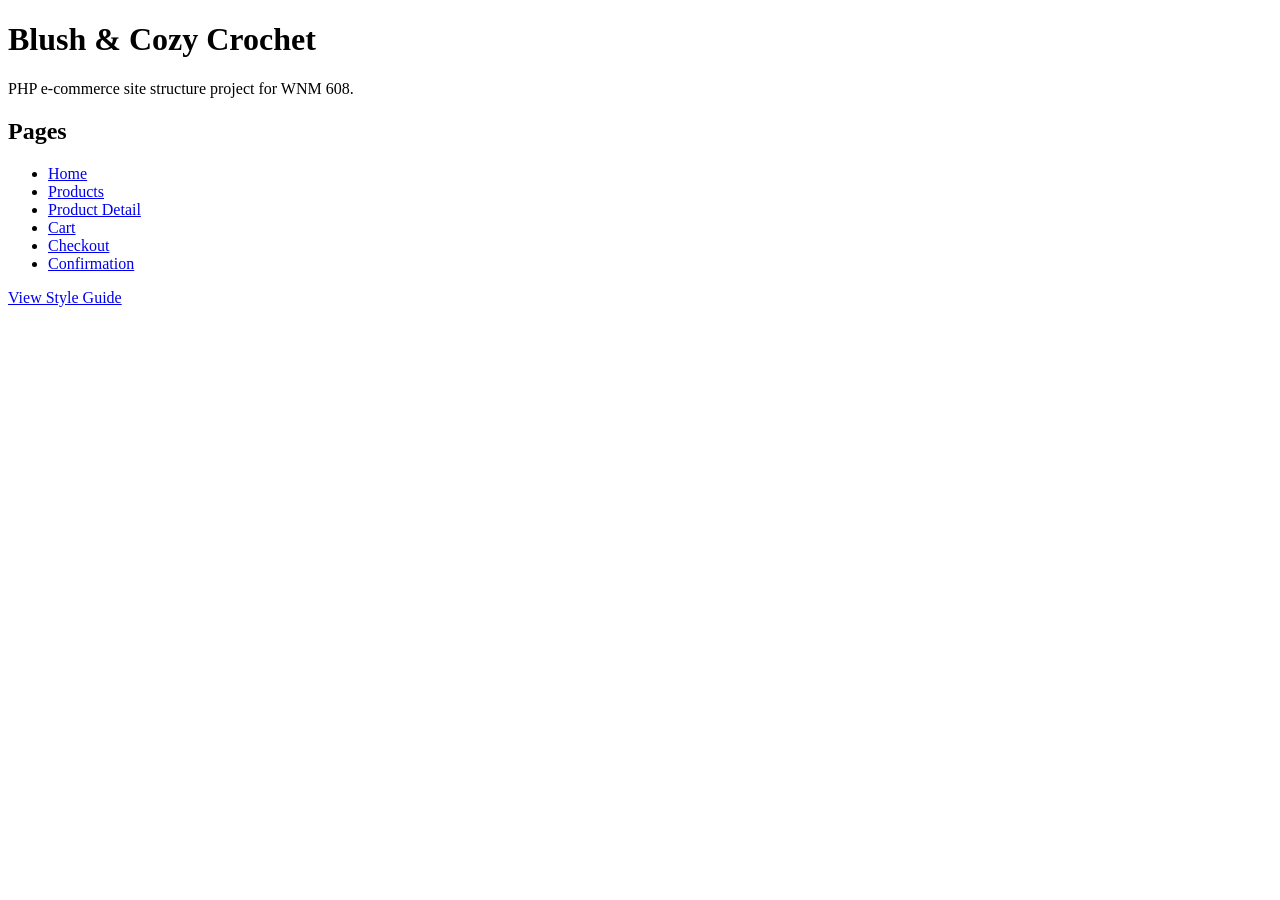
<file: index.html>
<!DOCTYPE html>
<html>
<head>
<title>Blush & Cozy Crochet</title>
</head>
<body>

<h1>Blush & Cozy Crochet</h1>

<p>PHP e-commerce site structure project for WNM 608.</p>

<h2>Pages</h2>

<ul>
<li><a href="index.php">Home</a></li>
<li><a href="products.php">Products</a></li>
<li><a href="product.php">Product Detail</a></li>
<li><a href="cart.php">Cart</a></li>
<li><a href="checkout.php">Checkout</a></li>
<li><a href="confirmation.php">Confirmation</a></li>
</ul>

<p><a href="style-guide/index.html">View Style Guide</a></p>

</body>
</html>
</file>
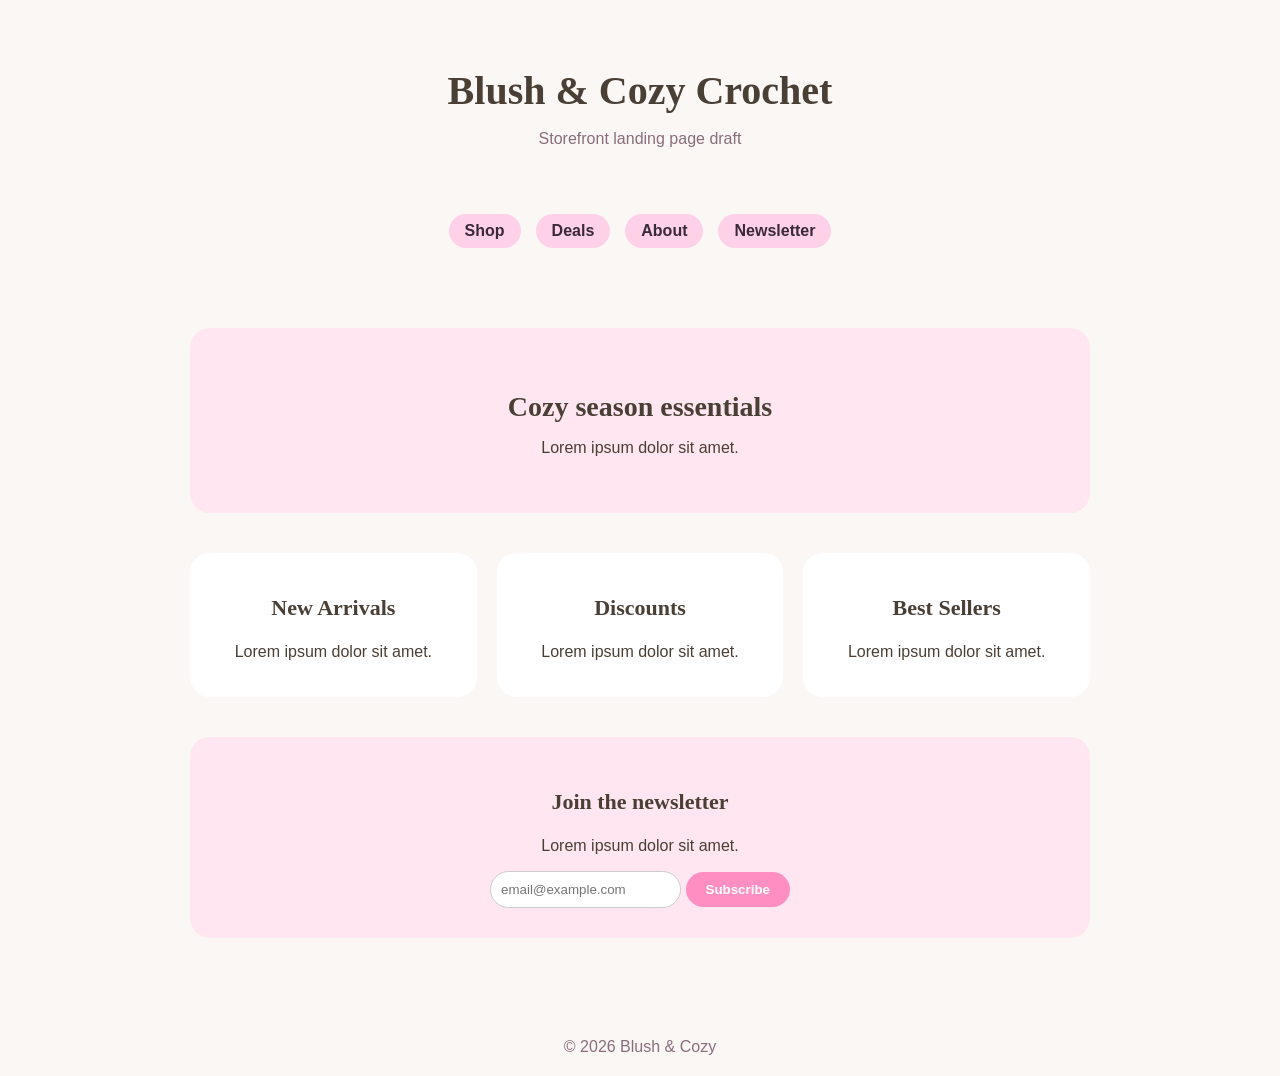
<file: jasmine.hill/index.html>
<!DOCTYPE html>
<html lang="en">
<head>
  <meta charset="UTF-8">
  <meta name="viewport" content="width=device-width, initial-scale=1.0">
  <title>Blush & Cozy Crochet</title>
  <link rel="stylesheet" href="style.css">
</head>
<body>

<header>
  <h1>Blush & Cozy Crochet</h1>
  <p>Storefront landing page draft</p>
</header>

<nav>
  <a href="#">Shop</a>
  <a href="#">Deals</a>
  <a href="#">About</a>
  <a href="#">Newsletter</a>
</nav>

<div class="container">
  <section class="hero">
    <h2>Cozy season essentials</h2>
    <p>Lorem ipsum dolor sit amet.</p>
  </section>

  <section class="cards">
    <div class="card">
      <h3>New Arrivals</h3>
      <p>Lorem ipsum dolor sit amet.</p>
    </div>
    <div class="card">
      <h3>Discounts</h3>
      <p>Lorem ipsum dolor sit amet.</p>
    </div>
    <div class="card">
      <h3>Best Sellers</h3>
      <p>Lorem ipsum dolor sit amet.</p>
    </div>
  </section>

  <section class="newsletter">
    <h3>Join the newsletter</h3>
    <p>Lorem ipsum dolor sit amet.</p>
    <input type="email" placeholder="email@example.com">
    <button>Subscribe</button>
  </section>
</div>

<footer>
  © 2026 Blush & Cozy
</footer>

</body>
</html>
</file>
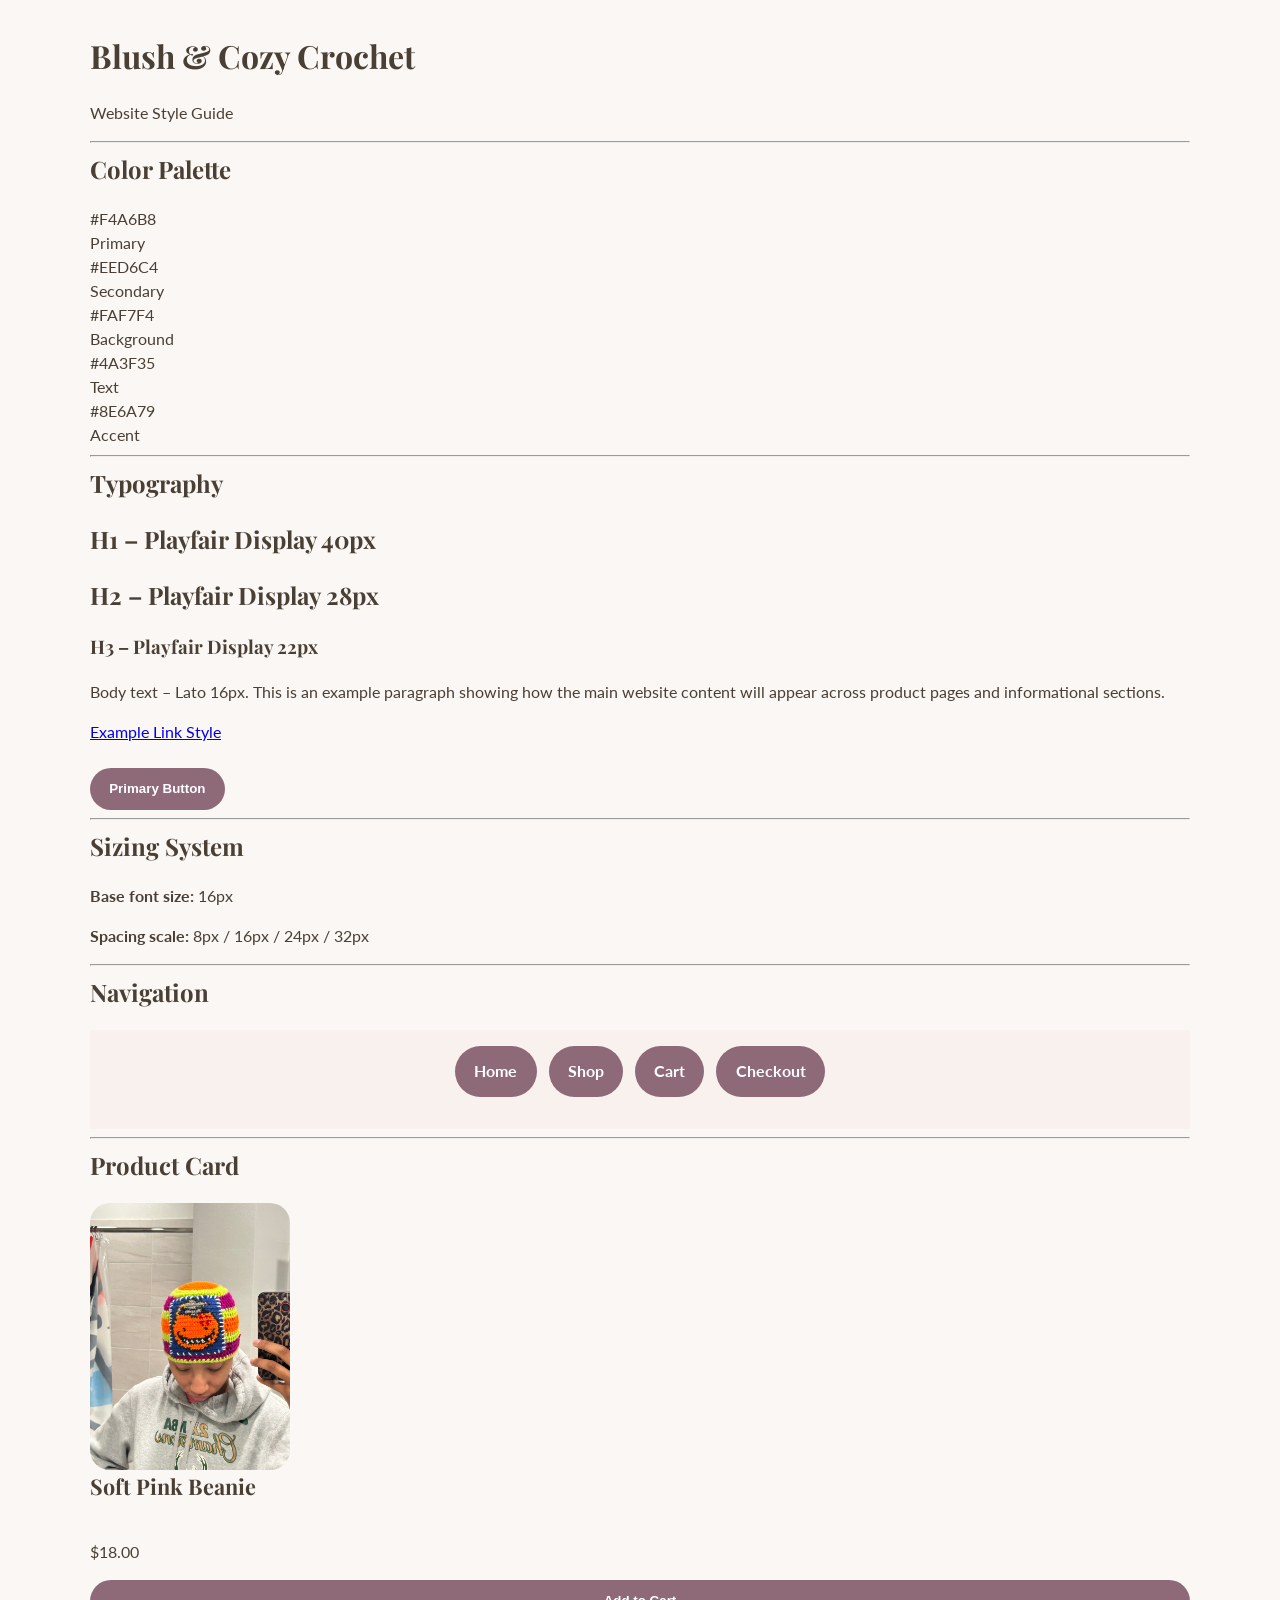
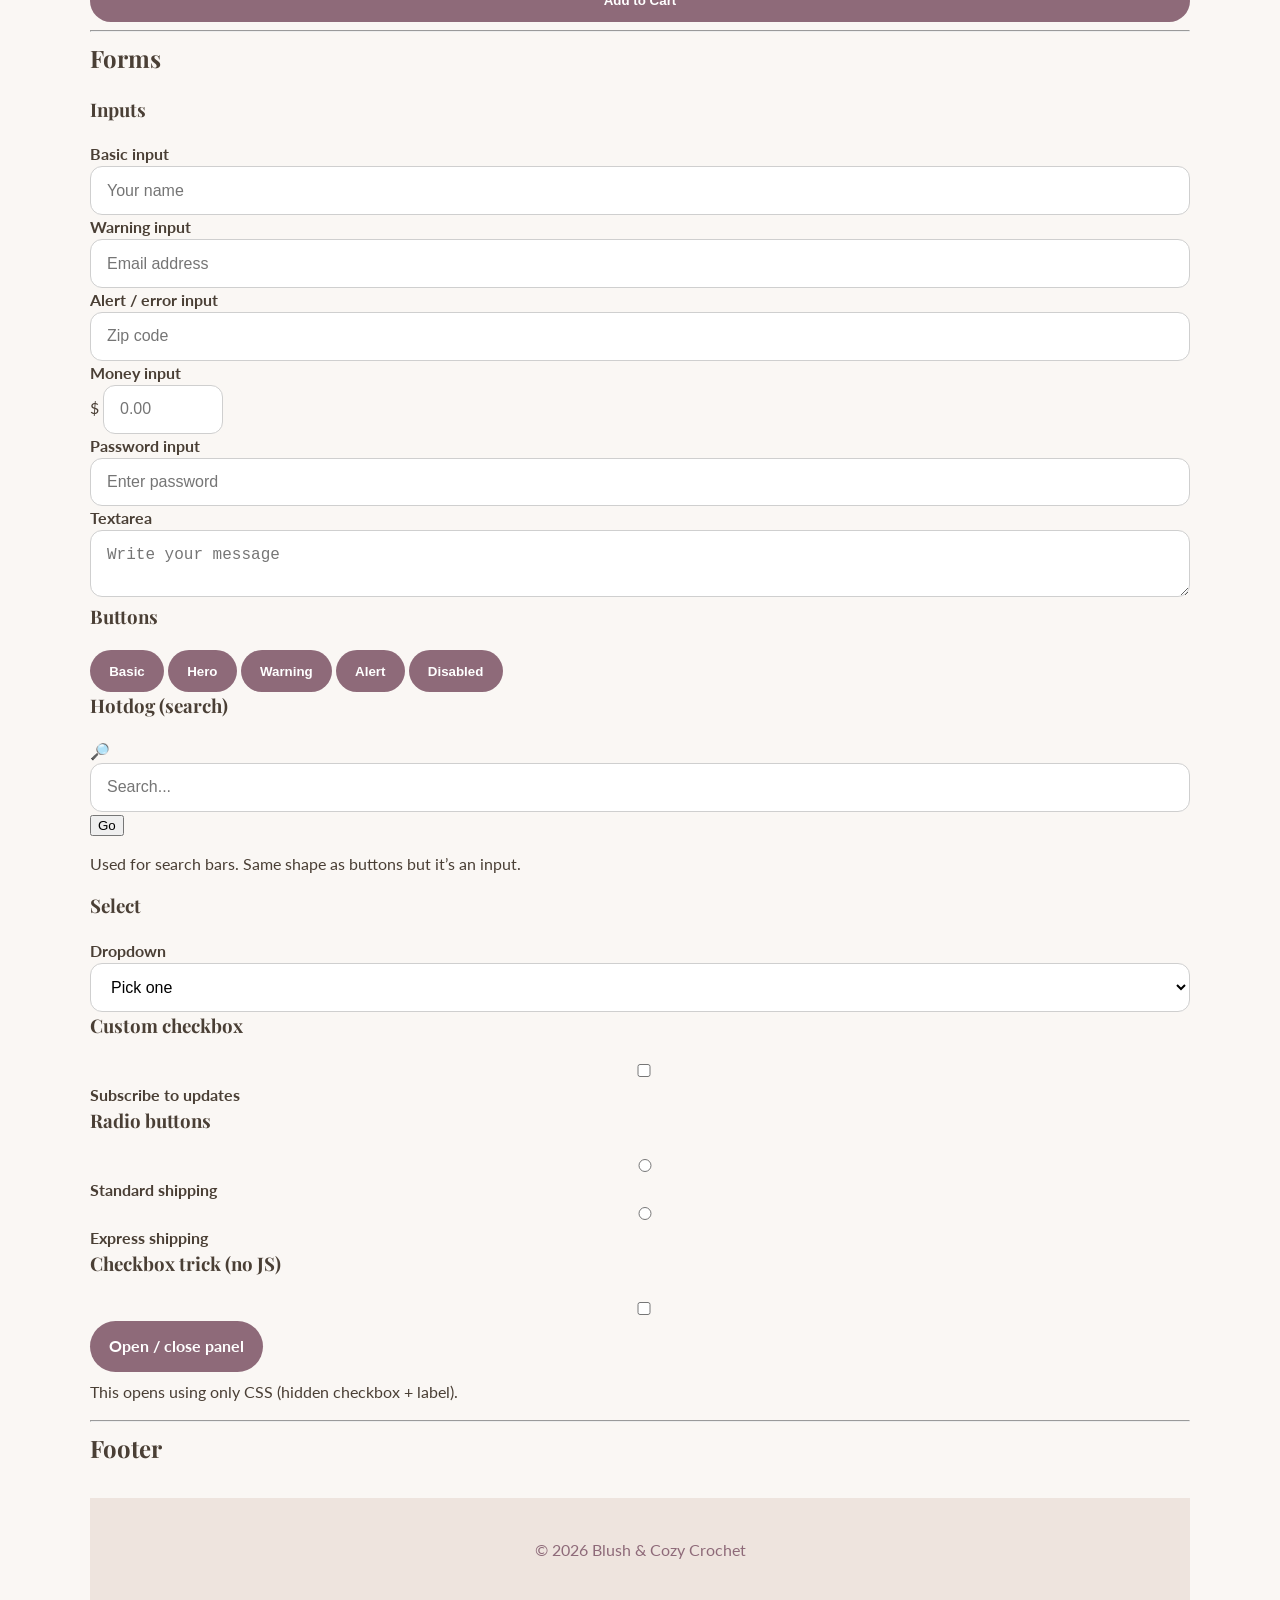
<file: style-guide/index.html>
<!DOCTYPE html>
<html lang="en">
<head>
<meta charset="UTF-8">
<meta name="viewport" content="width=device-width, initial-scale=1.0">
<title>Blush & Cozy Crochet – Style Guide</title>

<!-- Google Fonts -->
<link rel="preconnect" href="https://fonts.googleapis.com">
<link href="https://fonts.googleapis.com/css2?family=Playfair+Display:wght@600;700&family=Lato:wght@400;700&display=swap" rel="stylesheet">

<!-- Main CSS -->
<link rel="stylesheet" href="../style.css">

</head>

<body>

<div class="container">

<h1>Blush & Cozy Crochet</h1>
<p class="lead">Website Style Guide</p>

<hr>

<!-- COLOR PALETTE -->
<section>
<h2>Color Palette</h2>

<div class="colors">
  <div class="color-box primary">#F4A6B8<br>Primary</div>
  <div class="color-box secondary">#EED6C4<br>Secondary</div>
  <div class="color-box background">#FAF7F4<br>Background</div>
  <div class="color-box text-color">#4A3F35<br>Text</div>
  <div class="color-box accent">#8E6A79<br>Accent</div>
</div>
</section>

<hr>

<!-- TYPOGRAPHY -->
<section>
<h2>Typography</h2>

<h1>H1 – Playfair Display 40px</h1>
<h2>H2 – Playfair Display 28px</h2>
<h3>H3 – Playfair Display 22px</h3>

<p>
Body text – Lato 16px. This is an example paragraph showing how the
main website content will appear across product pages and informational sections.
</p>

<a href="#">Example Link Style</a>

<br><br>

<button class="btn">Primary Button</button>
</section>

<hr>

<!-- SIZING -->
<section>
<h2>Sizing System</h2>

<p><strong>Base font size:</strong> 16px</p>
<p><strong>Spacing scale:</strong> 8px / 16px / 24px / 32px</p>
</section>

<hr>

<!-- NAVIGATION -->
<section>
<h2>Navigation</h2>

<nav class="nav">
  <a href="#" class="btn">Home</a>
  <a href="#" class="btn">Shop</a>
  <a href="#" class="btn">Cart</a>
  <a href="#" class="btn">Checkout</a>
</nav>
</section>

<hr>

<!-- PRODUCT CARD -->
<section>
<h2>Product Card</h2>

<div class="product-card">

  <img 
    src="../images/beanie.jpeg" 
    alt="Soft Pink Beanie"
    style="width:200px;border-radius:20px;"
  >

  <h3>Soft Pink Beanie</h3>

  <p>$18.00</p>

  <button class="btn">Add to Cart</button>

</div>
</section>

<hr>

<!-- FORMS -->
<section class="sg-section" id="forms">

<h2 class="sg-title">Forms</h2>

<!-- INPUTS -->
<div class="sg-block">

  <h3 class="sg-subtitle">Inputs</h3>

  <label class="sg-label" for="sg-name">Basic input</label>
  <input class="input" id="sg-name" type="text" placeholder="Your name">

  <label class="sg-label" for="sg-email">Warning input</label>
  <input class="input input--warning" id="sg-email" type="email" placeholder="Email address">

  <label class="sg-label" for="sg-zip">Alert / error input</label>
  <input class="input input--alert" id="sg-zip" type="text" placeholder="Zip code">

  <label class="sg-label" for="sg-money">Money input</label>

  <div class="money-input">
    <span class="money-input__icon">$</span>

    <input 
      class="input input--money" 
      id="sg-money" 
      type="number" 
      placeholder="0.00" 
      step="0.01"
    >
  </div>

  <label class="sg-label" for="sg-password">Password input</label>
  <input class="input" id="sg-password" type="password" placeholder="Enter password">

  <label class="sg-label" for="sg-message">Textarea</label>

  <textarea 
    class="input textarea" 
    id="sg-message" 
    placeholder="Write your message"
  ></textarea>

</div>

<!-- BUTTONS -->
<div class="sg-block">

  <h3 class="sg-subtitle">Buttons</h3>

  <div class="btn-row">
    <button class="btn" type="button">Basic</button>
    <button class="btn btn--hero" type="button">Hero</button>
    <button class="btn btn--warning" type="button">Warning</button>
    <button class="btn btn--alert" type="button">Alert</button>
    <button class="btn" type="button" disabled>Disabled</button>
  </div>

</div>

<!-- HOTDOG -->
<div class="sg-block">

  <h3 class="sg-subtitle">Hotdog (search)</h3>

  <div class="hotdog">

    <span class="hotdog__icon">🔎</span>

    <input 
      class="hotdog__input" 
      type="search" 
      placeholder="Search..."
    >

    <button class="hotdog__btn" type="button">Go</button>

  </div>

  <p class="sg-note">
    Used for search bars. Same shape as buttons but it’s an input.
  </p>

</div>

<!-- SELECT -->
<div class="sg-block">

  <h3 class="sg-subtitle">Select</h3>

  <label class="sg-label" for="sg-select">Dropdown</label>

  <div class="select-wrap">

    <select class="select" id="sg-select">
      <option value="">Pick one</option>
      <option>Option A</option>
      <option>Option B</option>
      <option>Option C</option>
    </select>

  </div>

</div>

<!-- CUSTOM CHECKBOX -->
<div class="sg-block">

  <h3 class="sg-subtitle">Custom checkbox</h3>

  <label class="check">
    <input class="check__input" type="checkbox">
    <span class="check__box"></span>
    Subscribe to updates
  </label>

</div>

<!-- RADIO -->
<div class="sg-block">

  <h3 class="sg-subtitle">Radio buttons</h3>

  <div class="radio-group">

    <label class="check">
      <input class="check__input" type="radio" name="shipping">
      <span class="check__box"></span>
      Standard shipping
    </label>

    <label class="check">
      <input class="check__input" type="radio" name="shipping">
      <span class="check__box"></span>
      Express shipping
    </label>

  </div>

</div>

<!-- TOGGLE -->
<div class="sg-block">

  <h3 class="sg-subtitle">Checkbox trick (no JS)</h3>

  <input class="toggle" type="checkbox" id="sg-toggle">

  <label class="btn btn--ghost" for="sg-toggle">
    Open / close panel
  </label>

  <div class="panel">
    <p class="panel__text">
      This opens using only CSS (hidden checkbox + label).
    </p>
  </div>

</div>

</section>

<hr>

<!-- FOOTER -->
<section>

<h2>Footer</h2>

<footer class="footer">
  <p>© 2026 Blush & Cozy Crochet</p>
</footer>

</section>

</div>

</body>
</html>
</file>
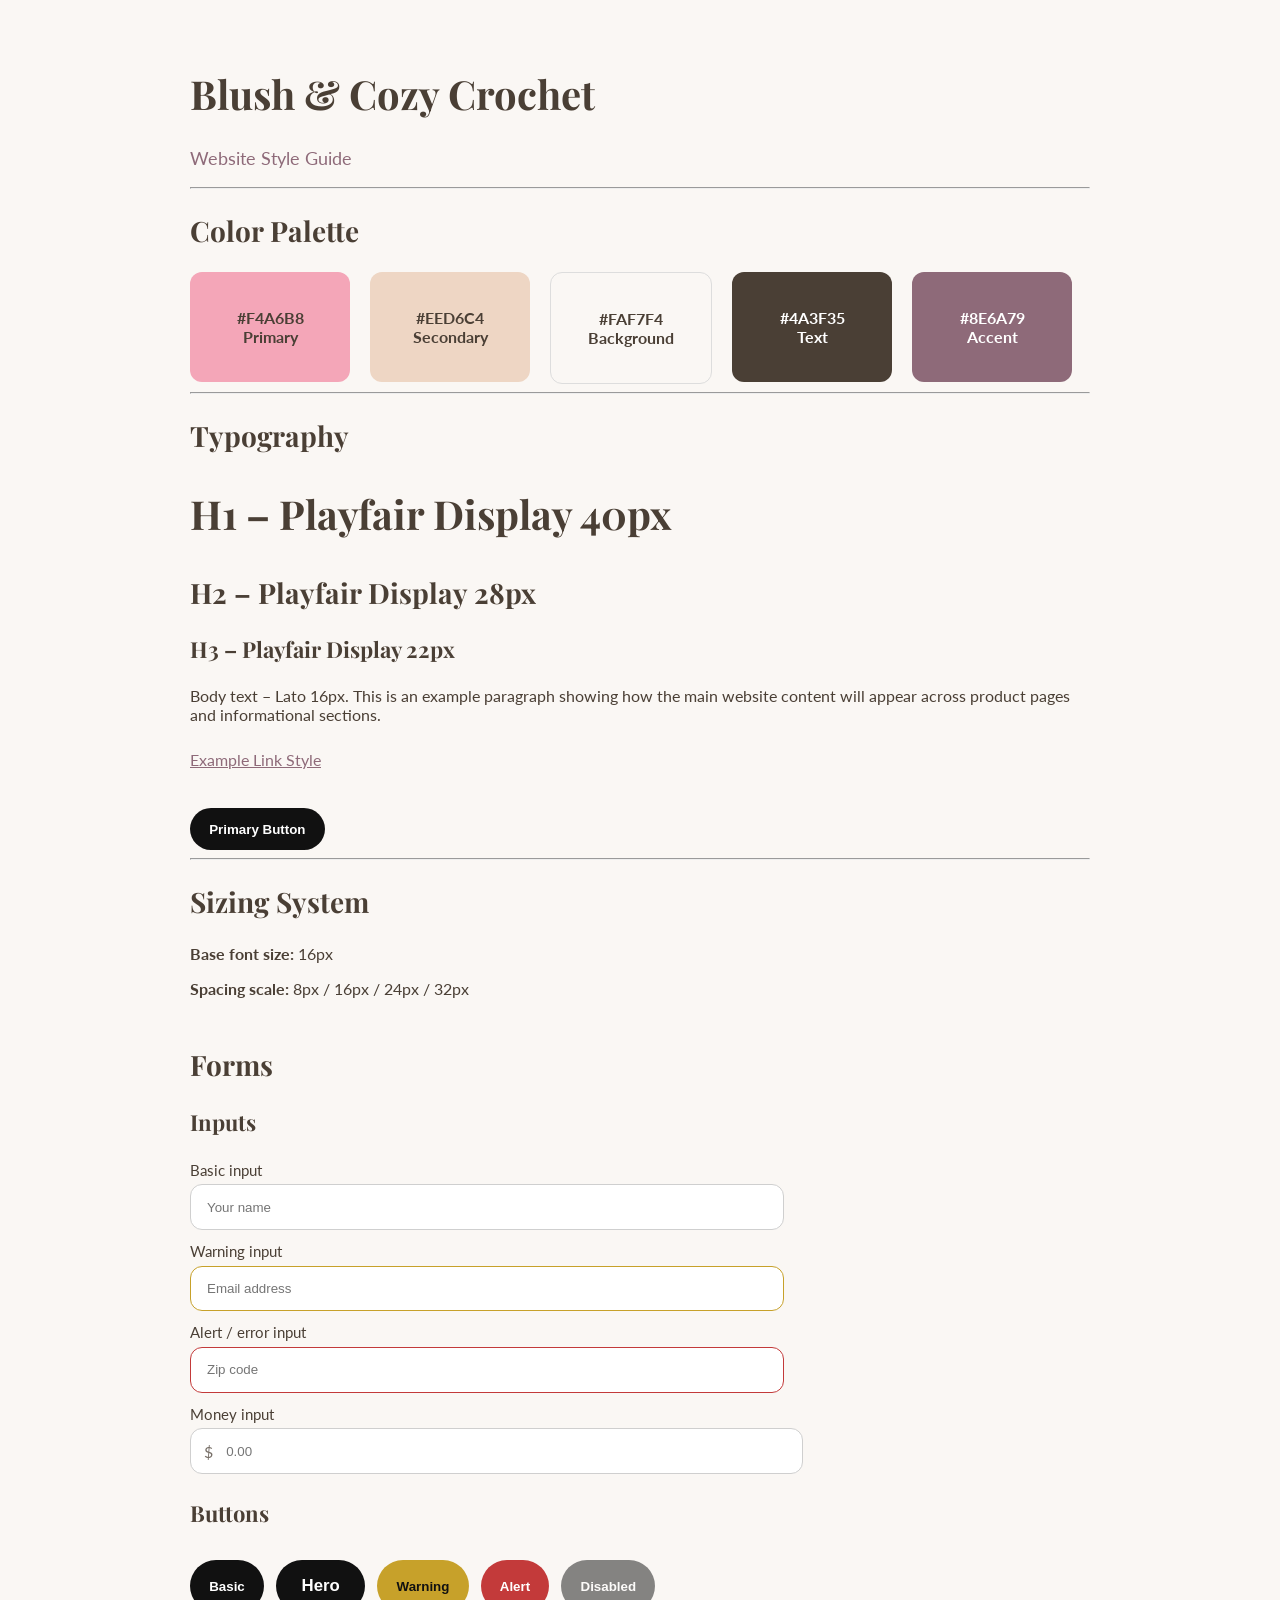
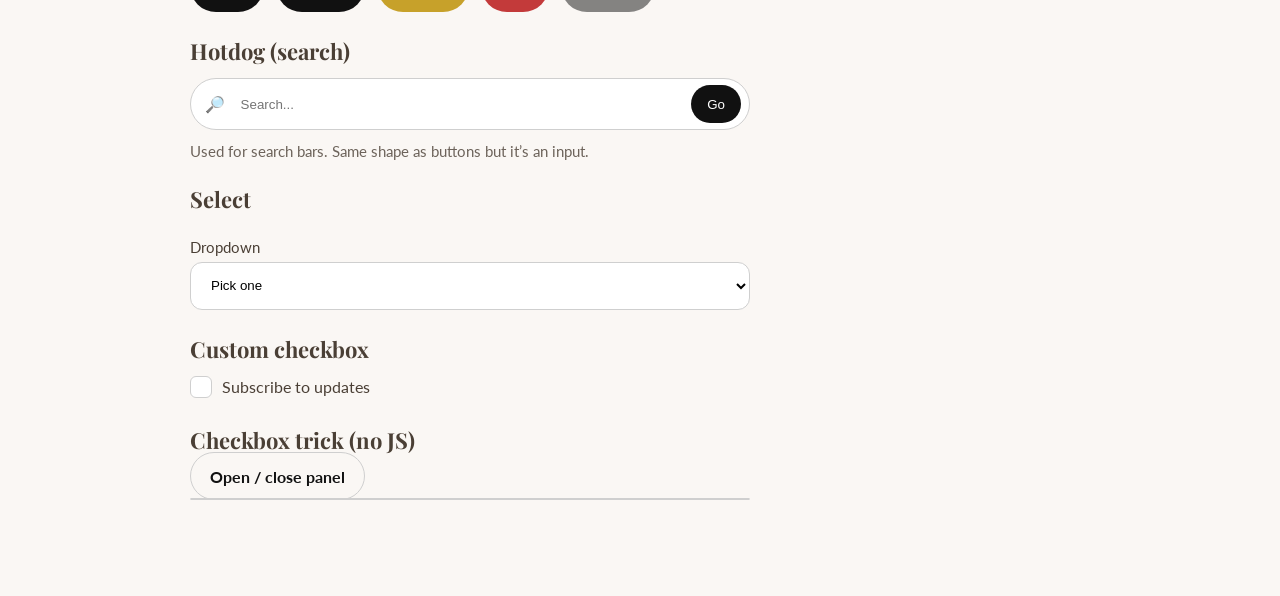
<file: jasmine.hill/style-guide/index.html>
<!DOCTYPE html>
<html lang="en">
<head>
<meta charset="UTF-8">
<meta name="viewport" content="width=device-width, initial-scale=1.0">
<title>Blush & Cozy Crochet – Style Guide</title>

<!-- Google Fonts -->
<link rel="preconnect" href="https://fonts.googleapis.com">
<link href="https://fonts.googleapis.com/css2?family=Playfair+Display:wght@600;700&family=Lato:wght@400;700&display=swap" rel="stylesheet">

<!-- Main CSS -->
<link rel="stylesheet" href="../style.css">
</head>

<body>

<div class="container">

<h1>Blush & Cozy Crochet</h1>
<p class="lead">Website Style Guide</p>

<hr>

<section>
<h2>Color Palette</h2>

<div class="colors">
<div class="color-box primary">#F4A6B8<br>Primary</div>
<div class="color-box secondary">#EED6C4<br>Secondary</div>
<div class="color-box background">#FAF7F4<br>Background</div>
<div class="color-box text-color">#4A3F35<br>Text</div>
<div class="color-box accent">#8E6A79<br>Accent</div>
</div>
</section>

<hr>

<section>
<h2>Typography</h2>

<h1>H1 – Playfair Display 40px</h1>
<h2>H2 – Playfair Display 28px</h2>
<h3>H3 – Playfair Display 22px</h3>

<p>
Body text – Lato 16px. This is an example paragraph showing how the
main website content will appear across product pages and informational sections.
</p>

<a href="#">Example Link Style</a>

<br><br>

<button class="btn">Primary Button</button>

</section>

<hr>

<section>
<h2>Sizing System</h2>

<p><strong>Base font size:</strong> 16px</p>
<p><strong>Spacing scale:</strong> 8px / 16px / 24px / 32px</p>
<section class="sg-section" id="forms">
  <h2 class="sg-title">Forms</h2>

  <!-- Inputs -->
  <div class="sg-block">
    <h3 class="sg-subtitle">Inputs</h3>

    <label class="sg-label" for="sg-name">Basic input</label>
    <input class="input" id="sg-name" type="text" placeholder="Your name">

    <label class="sg-label" for="sg-email">Warning input</label>
    <input class="input input--warning" id="sg-email" type="email" placeholder="Email address">

    <label class="sg-label" for="sg-zip">Alert / error input</label>
    <input class="input input--alert" id="sg-zip" type="text" placeholder="Zip code">

    <label class="sg-label" for="sg-money">Money input</label>
    <div class="money-input">
      <span class="money-input__icon">$</span>
      <input class="input input--money" id="sg-money" type="text" placeholder="0.00">
    </div>
  </div>

  <!-- Buttons -->
  <div class="sg-block">
    <h3 class="sg-subtitle">Buttons</h3>

    <div class="btn-row">
      <button class="btn" type="button">Basic</button>
      <button class="btn btn--hero" type="button">Hero</button>
      <button class="btn btn--warning" type="button">Warning</button>
      <button class="btn btn--alert" type="button">Alert</button>
      <button class="btn" type="button" disabled>Disabled</button>
    </div>
  </div>

  <!-- Hotdog -->
  <div class="sg-block">
    <h3 class="sg-subtitle">Hotdog (search)</h3>

    <div class="hotdog">
      <span class="hotdog__icon">🔎</span>
      <input class="hotdog__input" type="search" placeholder="Search...">
      <button class="hotdog__btn" type="button">Go</button>
    </div>

    <p class="sg-note">Used for search bars. Same shape as buttons but it’s an input.</p>
  </div>

  <!-- Select -->
  <div class="sg-block">
    <h3 class="sg-subtitle">Select</h3>

    <label class="sg-label" for="sg-select">Dropdown</label>
    <div class="select-wrap">
      <select class="select" id="sg-select">
        <option value="">Pick one</option>
        <option>Option A</option>
        <option>Option B</option>
        <option>Option C</option>
      </select>
    </div>
  </div>

  <!-- Custom checkbox -->
  <div class="sg-block">
    <h3 class="sg-subtitle">Custom checkbox</h3>

    <label class="check">
      <input class="check__input" type="checkbox">
      <span class="check__box"></span>
      Subscribe to updates
    </label>
  </div>

  <!-- Checkbox trick -->
  <div class="sg-block">
    <h3 class="sg-subtitle">Checkbox trick (no JS)</h3>

    <input class="toggle" type="checkbox" id="sg-toggle">
    <label class="btn btn--ghost" for="sg-toggle">Open / close panel</label>

    <div class="panel">
      <p class="panel__text">
        This opens using only CSS (hidden checkbox + label).
      </p>
    </div>
  </div>
</section>

</div>

</body>
</html>
</file>
<file: jasmine.hill/style.css>
/* ======================
   Cozy / Girly Pop Draft
   ====================== */

body {
  margin: 0;
  font-family: Helvetica, Arial,  sans-serif;
  background: #fff5fa;
  color: #3a2a35;
}

/* Layout */
.container {
  max-width: 1000px;
  margin: 0 auto;
  padding: 20px;
}

/* Header */
header {
  text-align: center;
  padding: 40px 20px;
}

header h1 {
  font-size: 2.5rem;
  margin-bottom: 10px;
}

header p {
  color: #8a6d7d;
}

/* Navigation */
nav {
  display: flex;
  justify-content: center;
  gap: 15px;
  margin-bottom: 40px;
}

nav a {
  padding: 8px 16px;
  border-radius: 20px;
  background: #ffd1e8;
  color: #3a2a35;
  text-decoration: none;
  font-weight: bold;
}

/* Hero */
.hero {
  background: #ffe6f1;
  border-radius: 20px;
  padding: 40px;
  text-align: center;
  margin-bottom: 40px;
}

.hero h2 {
  margin-bottom: 10px;
}

/* Cards */
.cards {
  display: grid;
  grid-template-columns: repeat(3, 1fr);
  gap: 20px;
  margin-bottom: 40px;
}

.card {
  background: white;
  border-radius: 20px;
  padding: 20px;
  text-align: center;
}

/* Newsletter */
.newsletter {
  background: #ffe6f1;
  border-radius: 20px;
  padding: 30px;
  text-align: center;
  margin-bottom: 40px;
}

.newsletter input {
  padding: 10px;
  border-radius: 20px;
  border: 1px solid #ccc;
}

.newsletter button {
  padding: 10px 20px;
  border-radius: 20px;
  border: none;
  background: #ff8fc2;
  color: white;
  font-weight: bold;
  cursor: pointer;
}

/* Footer */
footer {
  text-align: center;
  padding: 20px;
  color: #8a6d7d;
}

/* Responsive */
@media (max-width: 768px) {
  .cards {
    grid-template-columns: 1fr;
  }
}
/* STYLE GUIDE ONLY */

body {
  font-family: 'Lato', sans-serif;
  background-color: #FAF7F4;
  color: #4A3F35;
  margin: 0;
}

.container {
  max-width: 900px;
  margin: auto;
  padding: 40px;
}

h1, h2, h3 {
  font-family: 'Playfair Display', serif;
}

h1 { font-size: 40px; }
h2 { font-size: 28px; }
h3 { font-size: 22px; }

.lead {
  font-size: 18px;
  color: #8E6A79;
}

.colors {
  display: flex;
  gap: 20px;
  flex-wrap: wrap;
  margin-top: 20px;
}

.color-box {
  width: 150px;
  height: 100px;
  display: flex;
  align-items: center;
  justify-content: center;
  text-align: center;
  font-weight: bold;
  border-radius: 12px;
  padding: 5px;
}

.primary { background: #F4A6B8; }
.secondary { background: #EED6C4; }
.background { background: #FAF7F4; border: 1px solid #ddd; }
.text-color { background: #4A3F35; color: white; }
.accent { background: #8E6A79; color: white; }

a {
  color: #8E6A79;
  display: inline-block;
  margin-top: 10px;
}

.btn {
  margin-top: 20px;
  padding: 10px 20px;
  background: #F4A6B8;
  border: none;
  border-radius: 8px;
  color: #4A3F35;
  font-weight: bold;
  cursor: pointer;
}

.spacing {
  display: flex;
  gap: 15px;
  margin-top: 20px;
}

.space {
  border: 1px solid #ccc;
  padding: 10px;
  border-radius: 6px;
}
/* ===== style guide spacing (so it looks organized) ===== */
.sg-section { padding: 2rem 0; }
.sg-title { margin: 0 0 1rem; }
.sg-block { margin: 1.5rem 0; max-width: 560px; }
.sg-subtitle { margin: 0 0 .75rem; }
.sg-label { display: inline-block; margin: .75rem 0 .35rem; font-size: .95rem; }
.sg-note { margin-top: .75rem; opacity: .8; font-size: .95rem; }

/* ===== inputs ===== */
.input {
  width: 100%;
  padding: .9rem 1rem;
  border-radius: 12px;
  border: 1px solid #cfcfcf;
  background: #fff;
  outline: none;
}

.input:focus { border-color: #111; }

.input--warning { border-color: #c7a12a; }
.input--alert { border-color: #c33a3a; }

/* money input */
.money-input { position: relative; }
.money-input__icon {
  position: absolute;
  left: .9rem;
  top: 50%;
  transform: translateY(-50%);
  opacity: .75;
}
.input--money { padding-left: 2.2rem; }

/* ===== buttons ===== */
.btn-row { display: flex; flex-wrap: wrap; gap: .75rem; }

.btn {
  border: none;
  border-radius: 999px;
  padding: .85rem 1.2rem;
  background: #111;
  color: #fff;
  cursor: pointer;
}

.btn:disabled { opacity: .5; cursor: not-allowed; }

.btn--hero {
  padding: 1rem 1.6rem;
  font-size: 1.05rem;
}

.btn--warning { background: #c7a12a; color: #111; }
.btn--alert { background: #c33a3a; color: #fff; }

.btn--ghost {
  background: transparent;
  color: #111;
  border: 1px solid #cfcfcf;
}

/* ===== hotdog ===== */
.hotdog {
  display: grid;
  grid-template-columns: auto 1fr auto;
  align-items: center;
  gap: .5rem;
  padding: .35rem .5rem;
  border-radius: 999px;
  border: 1px solid #cfcfcf;
  background: #fff;
}

.hotdog__icon { padding-left: .35rem; opacity: .8; }

.hotdog__input {
  border: none;
  outline: none;
  padding: .75rem .5rem;
  background: transparent;
  width: 100%;
}

.hotdog__btn {
  border: none;
  border-radius: 999px;
  padding: .7rem 1rem;
  background: #111;
  color: #fff;
  cursor: pointer;
}

/* ===== select ===== */
.select-wrap { position: relative; }

.select {
  width: 100%;
  padding: .9rem 1rem;
  border-radius: 12px;
  border: 1px solid #cfcfcf;
  background: #fff;
  outline: none;
}

/* ===== checkbox ===== */
.check {
  display: inline-flex;
  align-items: center;
  gap: .6rem;
  cursor: pointer;
  user-select: none;
}

.check__input { position: absolute; opacity: 0; pointer-events: none; }

.check__box {
  width: 20px;
  height: 20px;
  border-radius: 6px;
  border: 1px solid #cfcfcf;
  background: #fff;
  position: relative;
}

.check__input:checked + .check__box {
  background: #111;
  border-color: #111;
}

.check__input:checked + .check__box::after {
  content: "";
  position: absolute;
  inset: 4px;
  background: #fff;
  border-radius: 3px;
}

/* ===== checkbox trick ===== */
.toggle { position: absolute; opacity: 0; pointer-events: none; }

.panel {
  margin-top: .75rem;
  border: 1px solid #cfcfcf;
  border-radius: 12px;
  background: #fff;
  overflow: hidden;

  /* closed state */
  max-height: 0;
  padding: 0 1rem;
  transition: max-height .25s ease, padding .25s ease;
}

.panel__text { margin: 0; padding: .9rem 0; }

.toggle:checked ~ .panel {
  max-height: 140px;
  padding: 0 1rem;
}
</file>
<file: style.css>
* {
  box-sizing: border-box;
}

body {
  margin: 0;
  font-family: 'Lato', Arial, sans-serif;
  background: #FAF7F4;
  color: #4A3F35;
  line-height: 1.5;
}

img {
  max-width: 100%;
  display: block;
  border-radius: 16px;
}

.container {
  width: min(1100px, 90%);
  margin: 0 auto;
  padding: 2rem 0;
}

h1, h2, h3 {
  font-family: 'Playfair Display', serif;
  margin-top: 0;
}

/* Header */
header {
  text-align: center;
  padding: 2.5rem 1rem 1rem;
  background: #F8F1ED;
}

header h1 {
  font-size: 2.5rem;
  margin-bottom: 0.5rem;
}

header p {
  color: #8E6A79;
  margin: 0;
}

/* Navigation */
nav {
  display: flex;
  justify-content: center;
  flex-wrap: wrap;
  gap: 0.75rem;
  padding: 1rem 1rem 2rem;
  background: #F8F1ED;
}

nav a {
  text-decoration: none;
  color: #4A3F35;
  background: #F4A6B8;
  padding: 0.7rem 1.2rem;
  border-radius: 999px;
  font-weight: bold;
}

/* Homepage hero */
.hero {
  background: #F8DBE7;
  border-radius: 20px;
  padding: 3rem 2rem;
  text-align: center;
  margin-bottom: 2rem;
}

/* Cards / product grid */
.cards,
.product-grid {
  display: grid;
  grid-template-columns: repeat(auto-fit, minmax(220px, 1fr));
  gap: 1rem;
  margin-bottom: 2rem;
}

.card {
  background: #FFFFFF;
  border-radius: 20px;
  padding: 1.5rem;
  box-shadow: 0 4px 14px rgba(0, 0, 0, 0.06);
}

.card img {
  width: 100%;
  height: 220px;
  object-fit: cover;
  margin-bottom: 1rem;
}

.card h3 {
  margin-bottom: 0.5rem;
}

.card p {
  margin: 0.5rem 0;
}

/* Product list section */
.product-list h2 {
  text-align: center;
  margin-bottom: 1.5rem;
}

/* Newsletter */
.newsletter {
  background: #FFE6F1;
  border-radius: 20px;
  padding: 2rem;
  text-align: center;
  margin-bottom: 2rem;
}

.newsletter-form,
.form-stack,
.product-form {
  display: flex;
  flex-direction: column;
  gap: 1rem;
  margin-top: 1rem;
}

.input,
input,
select {
  width: 100%;
  padding: 0.9rem 1rem;
  border-radius: 12px;
  border: 1px solid #cfcfcf;
  background: #fff;
  font-size: 1rem;
  outline: none;
}

input[type="number"] {
  max-width: 120px;
}

label {
  font-weight: bold;
  margin-bottom: -0.5rem;
}

/* Buttons */
.btn {
  display: inline-block;
  text-decoration: none;
  border: none;
  border-radius: 999px;
  padding: 0.85rem 1.2rem;
  background: #8E6A79;
  color: #fff;
  cursor: pointer;
  font-weight: bold;
  text-align: center;
}

.btn:hover {
  opacity: 0.92;
}

.btn--hero {
  align-self: center;
}

/* General page intro */
.page-intro {
  text-align: center;
  margin-bottom: 2rem;
}

/* Shop / cart / checkout layout */
.shop-layout {
  display: grid;
  grid-template-columns: 1fr 340px;
  gap: 1.5rem;
  align-items: start;
}

.filters {
  min-height: 200px;
}

/* Product detail page */
.product-single {
  display: grid;
  grid-template-columns: 1fr 1fr;
  gap: 2rem;
  align-items: start;
}

.product-image img {
  width: 100%;
  height: auto;
  object-fit: cover;
}

.product-info p {
  margin-bottom: 1rem;
}

/* Cart */
.cart-item {
  padding: 1rem 0;
  border-bottom: 1px solid #eee;
}

/* Confirmation */
.confirmation {
  max-width: 700px;
  margin: 0 auto;
  text-align: center;
}

.confirmation hr,
.card hr {
  border: 0;
  border-top: 1px solid #eee;
  margin: 1rem 0;
}

/* Footer */
footer {
  text-align: center;
  padding: 1.5rem 1rem;
  background: #EEE4DE;
  color: #8E6A79;
  margin-top: 2rem;
}

/* Responsive */
@media (max-width: 768px) {
  .cards,
  .product-grid,
  .shop-layout,
  .product-single {
    grid-template-columns: 1fr;
  }

  header h1 {
    font-size: 2rem;
  }

  .card img {
    height: auto;
  }

  input[type="number"] {
    max-width: 100%;
  }
}

/* Search, sort, and filter */
.shop-controls {
  display: grid;
  grid-template-columns: 2fr 1fr 1fr;
  gap: 1rem;
  margin-bottom: 2rem;
  align-items: center;
}

/* Improved product cards */
.product-card {
  display: flex;
  flex-direction: column;
  justify-content: space-between;
  min-height: 260px;
  transition: transform 0.2s ease, box-shadow 0.2s ease;
}

.product-card:hover {
  transform: translateY(-4px);
  box-shadow: 0 8px 22px rgba(0, 0, 0, 0.10);
}

.product-card h3 {
  font-size: 1.35rem;
  color: #4A3F35;
}

.product-price {
  font-size: 1.2rem;
  font-weight: bold;
  color: #8E6A79;
}

.product-card .btn {
  margin-top: auto;
}

/* Better spacing for shop */
.product-grid {
  gap: 1.5rem;
}

/* Cart badge */
.cart-link {
  position: relative;
}

.cart-badge {
  background: #4A3F35;
  color: #fff;
  font-size: 0.75rem;
  padding: 0.15rem 0.45rem;
  border-radius: 999px;
  margin-left: 0.3rem;
}

/* Responsive search controls */
@media (max-width: 768px) {
  .shop-controls {
    grid-template-columns: 1fr;
  }

  .product-card {
    min-height: auto;
  }
}

/* Search, sort, and filter */
.shop-controls {
  display: grid;
  grid-template-columns: 2fr 1fr 1fr;
  gap: 1rem;
  margin-bottom: 2rem;
  align-items: center;
}

/* Improved product cards */
.product-card {
  display: flex;
  flex-direction: column;
  justify-content: space-between;
  min-height: 260px;
  transition: transform 0.2s ease, box-shadow 0.2s ease;
}

.product-card:hover {
  transform: translateY(-4px);
  box-shadow: 0 8px 22px rgba(0, 0, 0, 0.10);
}

.product-card h3 {
  font-size: 1.35rem;
  color: #4A3F35;
}

.product-price {
  font-size: 1.2rem;
  font-weight: bold;
  color: #8E6A79;
}

.product-card .btn {
  margin-top: auto;
}

.product-grid {
  gap: 1.5rem;
}

/* Cart badge */
.cart-link {
  position: relative;
}

.cart-badge {
  background: #4A3F35;
  color: #fff;
  font-size: 0.75rem;
  padding: 0.15rem 0.45rem;
  border-radius: 999px;
  margin-left: 0.3rem;
}

/* Cart layout */
.cart-item-card {
  display: grid;
  grid-template-columns: 180px 1fr;
  gap: 1.5rem;
  align-items: start;
  margin-bottom: 1.5rem;
}

.cart-item-card img {
  width: 100%;
  height: 180px;
  object-fit: cover;
}

.cart-total {
  max-width: 400px;
  margin-left: auto;
  text-align: center;
}

/* Responsive */
@media (max-width: 768px) {
  .shop-controls {
    grid-template-columns: 1fr;
  }

  .product-card {
    min-height: auto;
  }

  .cart-item-card {
    grid-template-columns: 1fr;
  }

  .cart-total {
    max-width: 100%;
  }
}

.product-grid {
  display: grid;
  grid-template-columns: repeat(auto-fill, minmax(250px, 300px));
  justify-content: center;
}

.admin-table {
  width: 100%;
  border-collapse: collapse;
  margin-top: 1rem;
}

.admin-table th,
.admin-table td {
  padding: 0.75rem;
  text-align: left;
  border-bottom: 1px solid #eee;
  vertical-align: middle;
}

.admin-table th {
  background: #F8F1ED;
}

.admin-img {
  width: 60px;
  height: 60px;
  object-fit: cover;
  border-radius: 10px;
}

.admin-table {
  width: 100%;
  border-collapse: collapse;
  margin-top: 1rem;
}

.admin-table th,
.admin-table td {
  padding: 0.75rem;
  text-align: left;
  border-bottom: 1px solid #eee;
  vertical-align: middle;
}

.admin-table th {
  background: #F8F1ED;
}

.admin-img {
  width: 60px;
  height: 60px;
  object-fit: cover;
  border-radius: 10px;
}

.page-intro {
  max-width: 800px;
  margin: 40px auto;
  text-align: center;
}

.page-intro p {
  margin-top: 15px;
  line-height: 1.8;
}
.cart-item-card {
  max-width: 850px;
  margin: 25px auto;
  display: grid;
  grid-template-columns: 180px 1fr;
  gap: 25px;
  align-items: start;
}

.cart-item-card img {
  width: 180px;
  height: 180px;
  object-fit: cover;
  border-radius: 18px;
}

.cart-total {
  max-width: 850px;
  margin: 25px auto;
  text-align: center;
}

@media (max-width: 700px) {
  .cart-item-card {
    grid-template-columns: 1fr;
    text-align: center;
  }

  .cart-item-card img {
    margin: 0 auto;
  }
}
</file>
